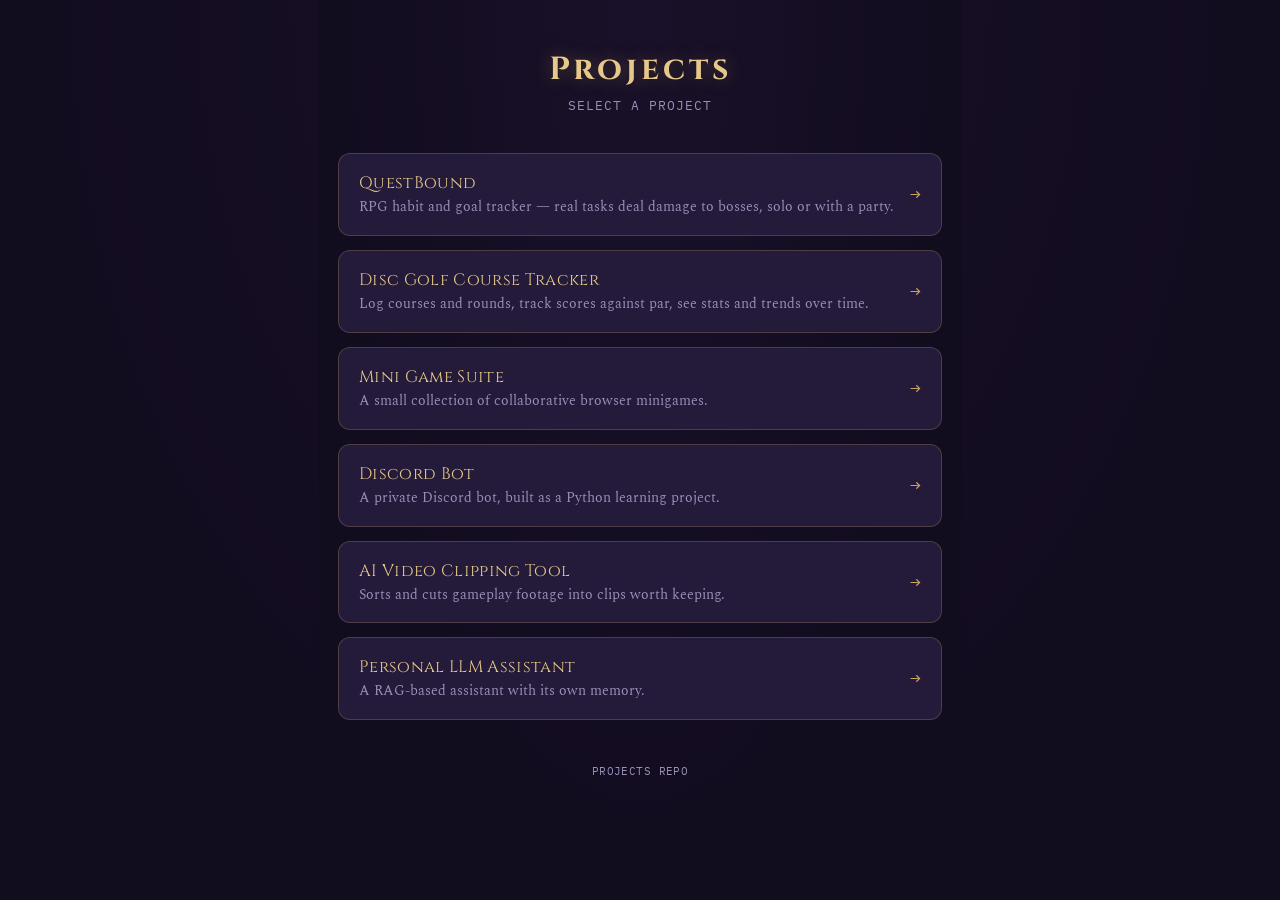
<file: index.html>
<!DOCTYPE html>
<html lang="en">
<head>
<meta charset="UTF-8">
<title>Projects</title>
<meta name="viewport" content="width=device-width, initial-scale=1.0">
<link rel="preconnect" href="https://fonts.googleapis.com">
<link href="https://fonts.googleapis.com/css2?family=Cinzel:wght@600;700&family=Spectral:wght@400;600&family=IBM+Plex+Mono:wght@400;500&display=swap" rel="stylesheet">
<style>
  :root{
    --bg: #191129;
    --bg-deep: #120c1f;
    --panel: #241a3a;
    --panel-edge: rgba(201,164,97,0.25);
    --gold: #c9a461;
    --gold-bright: #e6c98a;
    --ink: #e9e0cf;
    --muted: #9b8fb8;
  }
  *{ box-sizing:border-box; }
  html, body{
    margin:0; padding:0; min-height:100%;
    background: radial-gradient(ellipse at top, var(--bg) 0%, var(--bg-deep) 70%);
    font-family:'Spectral', serif;
    color: var(--ink);
    display:flex; justify-content:center;
    -webkit-font-smoothing: antialiased;
  }
  .stage{ width:100%; max-width: 680px; padding: 48px 20px 60px; }

  .masthead{ display:flex; flex-direction:column; align-items:center; margin-bottom: 40px; }
  .masthead h1{
    font-family:'Cinzel', serif; font-weight:700; letter-spacing:0.12em;
    font-size: clamp(24px, 6vw, 32px); margin:0 0 6px; color: var(--gold-bright);
    text-shadow: 0 0 18px rgba(201,164,97,0.35);
  }
  .masthead .sub{ font-size:12.5px; letter-spacing:0.08em; color: var(--muted); font-family:'IBM Plex Mono', monospace; }

  .project-list{ display:flex; flex-direction:column; gap: 14px; }

  .project-card{
    background: var(--panel);
    border: 1px solid var(--panel-edge);
    border-radius: 12px;
    padding: 18px 20px;
    display:flex;
    justify-content:space-between;
    align-items:center;
    gap: 16px;
    text-decoration: none;
    color: inherit;
    transition: border-color 0.2s ease, transform 0.15s ease, background 0.2s ease;
  }
  .project-card:hover{
    border-color: var(--gold);
    background: rgba(201,164,97,0.06);
    transform: translateX(2px);
  }
  .project-card .info{ min-width: 0; }
  .project-card .name{
    font-family:'Cinzel', serif; font-size: 16.5px; color: var(--gold-bright);
    letter-spacing: 0.02em; margin-bottom: 4px;
  }
  .project-card .desc{ font-size: 13.5px; color: var(--muted); line-height: 1.4; }
  .project-card .arrow{
    font-family:'IBM Plex Mono', monospace; color: var(--gold);
    font-size: 18px; flex-shrink: 0;
  }

  footer{
    margin-top: 44px; text-align:center; font-family:'IBM Plex Mono', monospace;
    font-size: 11px; color: var(--muted); letter-spacing: 0.04em;
  }
</style>
</head>
<body>
<div class="stage">
  <div class="masthead">
    <h1>Projects</h1>
    <div class="sub">SELECT A PROJECT</div>
  </div>

  <div class="project-list">

    <a class="project-card" href="questbound/index.html">
      <div class="info">
        <div class="name">QuestBound</div>
        <div class="desc">RPG habit and goal tracker — real tasks deal damage to bosses, solo or with a party.</div>
      </div>
      <div class="arrow">&rarr;</div>
    </a>

    <a class="project-card" href="disc-golf-tracker/index.html">
      <div class="info">
        <div class="name">Disc Golf Course Tracker</div>
        <div class="desc">Log courses and rounds, track scores against par, see stats and trends over time.</div>
      </div>
      <div class="arrow">&rarr;</div>
    </a>

    <a class="project-card" href="minigames/index.html">
      <div class="info">
        <div class="name">Mini Game Suite</div>
        <div class="desc">A small collection of collaborative browser minigames.</div>
      </div>
      <div class="arrow">&rarr;</div>
    </a>

    <a class="project-card" href="discord-bot/index.html">
      <div class="info">
        <div class="name">Discord Bot</div>
        <div class="desc">A private Discord bot, built as a Python learning project.</div>
      </div>
      <div class="arrow">&rarr;</div>
    </a>

    <a class="project-card" href="ai-video-clipper/index.html">
      <div class="info">
        <div class="name">AI Video Clipping Tool</div>
        <div class="desc">Sorts and cuts gameplay footage into clips worth keeping.</div>
      </div>
      <div class="arrow">&rarr;</div>
    </a>

    <a class="project-card" href="personal-llm-assistant/index.html">
      <div class="info">
        <div class="name">Personal LLM Assistant</div>
        <div class="desc">A RAG-based assistant with its own memory.</div>
      </div>
      <div class="arrow">&rarr;</div>
    </a>

  </div>

  <footer>PROJECTS REPO</footer>
</div>
</body>
</html>
</file>
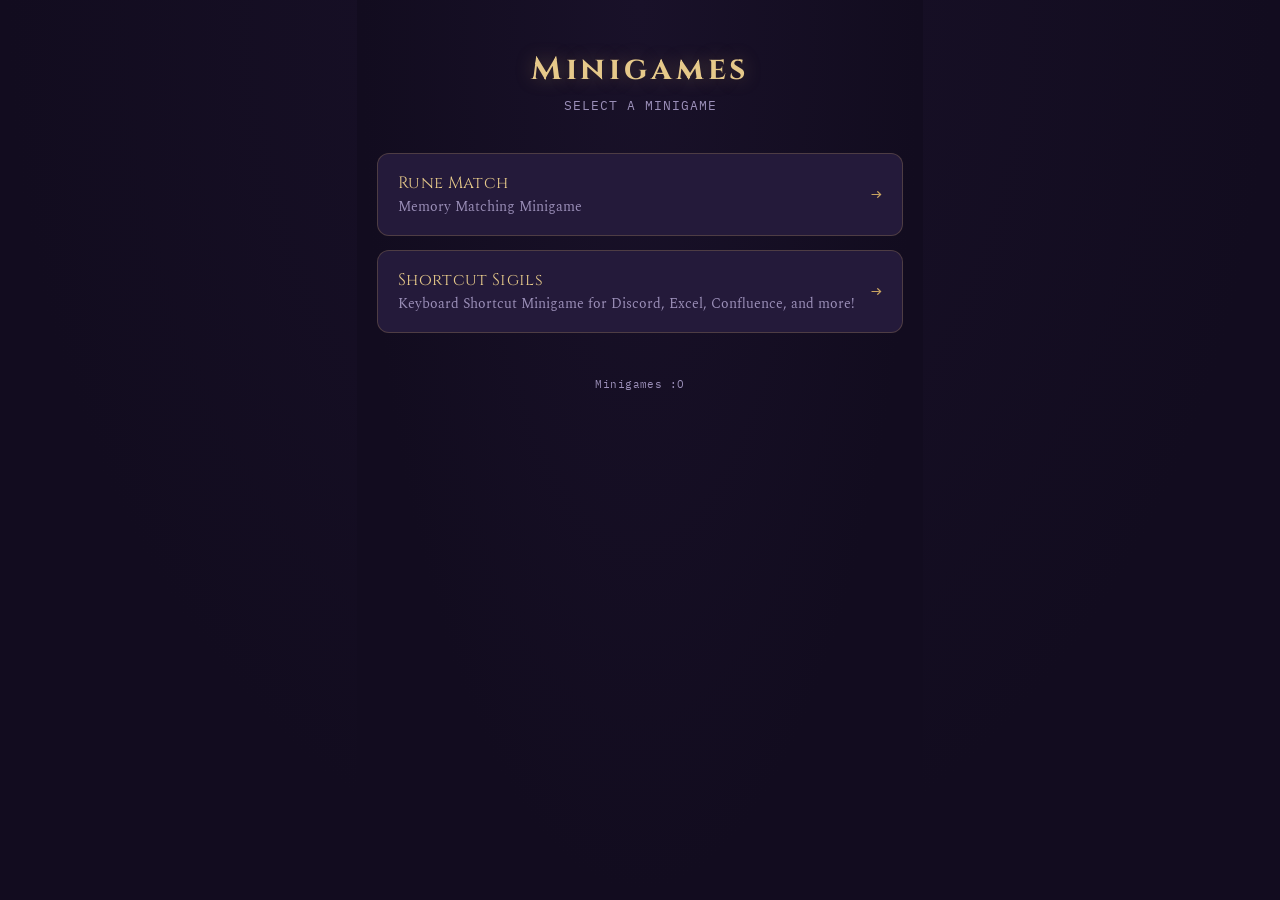
<file: minigames/index.html>
<!DOCTYPE html>
<html lang="en">
<head>
<meta charset="UTF-8">
<title>Minigames</title>
<meta name="viewport" content="width=device-width, initial-scale=1.0">
<link rel="preconnect" href="https://fonts.googleapis.com">
<link href="https://fonts.googleapis.com/css2?family=Cinzel:wght@600;700&family=Spectral:wght@400;600&family=IBM+Plex+Mono:wght@400;500&display=swap" rel="stylesheet">
<style>
  :root{
    --bg: #191129;
    --bg-deep: #120c1f;
    --panel: #241a3a;
    --panel-edge: rgba(201,164,97,0.25);
    --gold: #c9a461;
    --gold-bright: #e6c98a;
    --ink: #e9e0cf;
    --muted: #9b8fb8;
  }
  *{ box-sizing:border-box; }
  html, body{
    margin:0; padding:0; min-height:100%;
    background: radial-gradient(ellipse at top, var(--bg) 0%, var(--bg-deep) 70%);
    font-family:'Spectral', serif;
    color: var(--ink);
    display:flex; justify-content:center;
    -webkit-font-smoothing: antialiased;
  }
  .stage{ width:100%; max-width: 680px; padding: 48px 20px 60px; }

  .masthead{ display:flex; flex-direction:column; align-items:center; margin-bottom: 40px; }
  .masthead h1{
    font-family:'Cinzel', serif; font-weight:700; letter-spacing:0.12em;
    font-size: clamp(24px, 6vw, 32px); margin:0 0 6px; color: var(--gold-bright);
    text-shadow: 0 0 18px rgba(201,164,97,0.35);
  }
  .masthead .sub{ font-size:12.5px; letter-spacing:0.08em; color: var(--muted); font-family:'IBM Plex Mono', monospace; }

  .minigame-list{ display:flex; flex-direction:column; gap: 14px; }

  .minigame-card{
    background: var(--panel);
    border: 1px solid var(--panel-edge);
    border-radius: 12px;
    padding: 18px 20px;
    display:flex;
    justify-content:space-between;
    align-items:center;
    gap: 16px;
    text-decoration: none;
    color: inherit;
    transition: border-color 0.2s ease, transform 0.15s ease, background 0.2s ease;
  }
  .minigame-card:hover{
    border-color: var(--gold);
    background: rgba(201,164,97,0.06);
    transform: translateX(2px);
  }
  .minigame-card .info{ min-width: 0; }
  .minigame-card .name{
    font-family:'Cinzel', serif; font-size: 16.5px; color: var(--gold-bright);
    letter-spacing: 0.02em; margin-bottom: 4px;
  }
  .minigame-card .desc{ font-size: 13.5px; color: var(--muted); line-height: 1.4; }
  .minigame-card .arrow{
    font-family:'IBM Plex Mono', monospace; color: var(--gold);
    font-size: 18px; flex-shrink: 0;
  }

  footer{
    margin-top: 44px; text-align:center; font-family:'IBM Plex Mono', monospace;
    font-size: 11px; color: var(--muted); letter-spacing: 0.04em;
  }
</style>
</head>
<body>
<div class="stage">
  <div class="masthead">
    <h1>Minigames</h1>
    <div class="sub">SELECT A MINIGAME</div>
  </div>

  <div class="minigame-list">

    <a class="minigame-card" href="rune-match/index.html">
      <div class="info">
        <div class="name">Rune Match</div>
        <div class="desc">Memory Matching Minigame</div>
      </div>
      <div class="arrow">&rarr;</div>
    </a>

    <a class="minigame-card" href="shortcut-sigils/index.html">
      <div class="info">
        <div class="name">Shortcut Sigils</div>
        <div class="desc">Keyboard Shortcut Minigame for Discord, Excel, Confluence, and more!</div>
      </div>
      <div class="arrow">&rarr;</div>
    </a>

    <!-- <a class="Minigame-card" href="minigames/TEMPLATETEMPLATE/index.html">
      <div class="info">
          <div class="name">TEMPLATETEMPLATE</div>
        <div class="desc">TEMPLATETEMPLATE</div>
      </div>
      <div class="arrow">&rarr;</div>
    </a> -->

  </div>

  <footer>Minigames :O</footer>
</div>
</body>
</html>
</file>
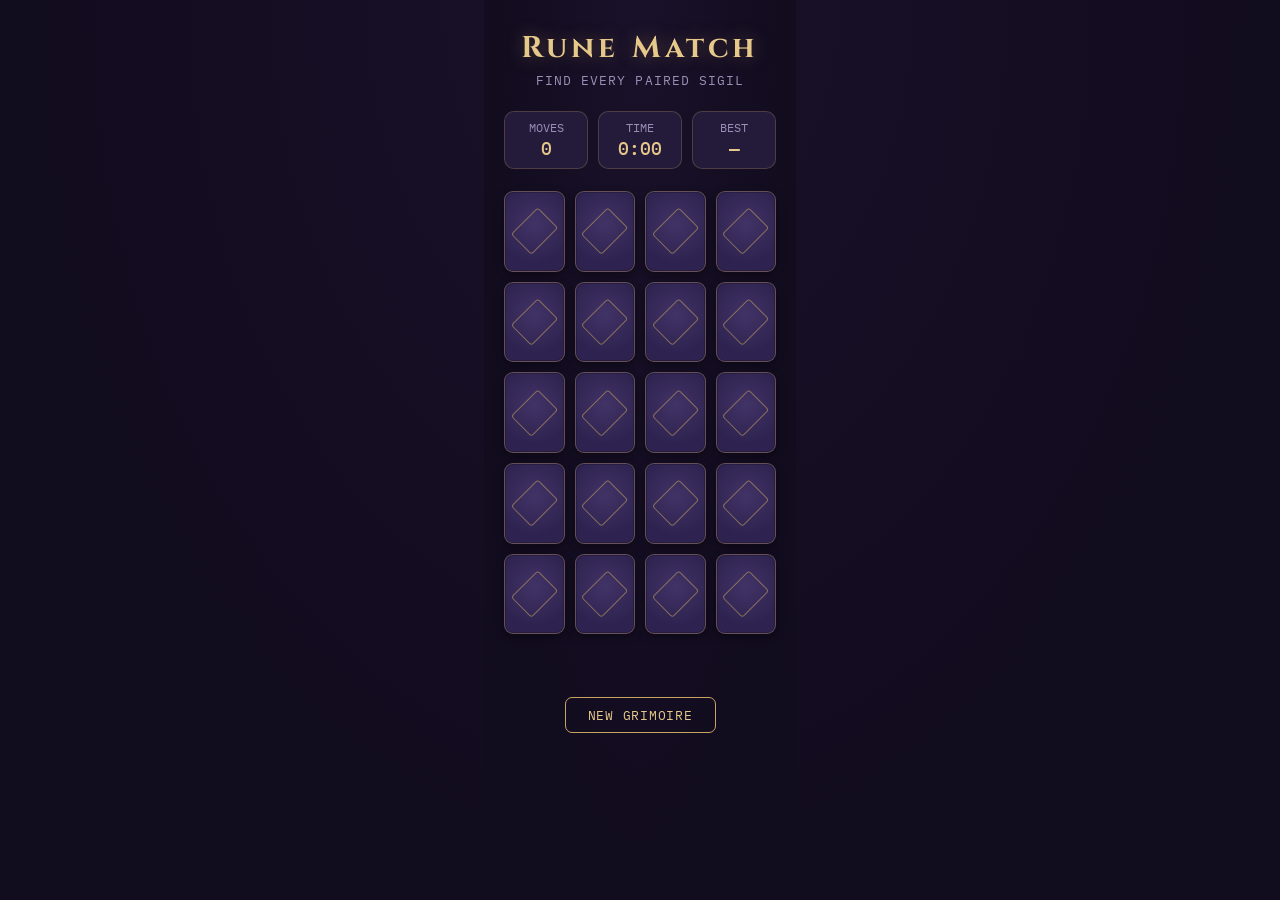
<file: minigames/rune-match/index.html>
<!DOCTYPE html>
<html lang="en">
<head>
<meta charset="UTF-8">
<title>Rune Match</title>
<meta name="viewport" content="width=device-width, initial-scale=1.0">
<link rel="preconnect" href="https://fonts.googleapis.com">
<link href="https://fonts.googleapis.com/css2?family=Spectral:wght@400;600&family=Cinzel:wght@600;700&family=IBM+Plex+Mono:wght@400;500&display=swap" rel="stylesheet">
<style>
  :root{
    --bg: #191129;
    --bg-deep: #120c1f;
    --panel: #241a3a;
    --card-back: #2e2350;
    --card-back-edge: #423366;
    --parchment: #efe4cd;
    --gold: #c9a461;
    --gold-bright: #e6c98a;
    --emerald: #4e9a6b;
    --ember: #b5533f;
    --ink: #e9e0cf;
    --muted: #9b8fb8;
  }
  *{box-sizing:border-box;}
  html,body{
    margin:0; padding:0; height:100%;
    background: radial-gradient(ellipse at top, var(--bg) 0%, var(--bg-deep) 70%);
    font-family: 'Spectral', serif;
    color: var(--ink);
    display:flex;
    justify-content:center;
    -webkit-font-smoothing:antialiased;
  }
  .stage{
    width:100%;
    max-width:640px;
    padding: 28px 20px 40px;
  }
  .masthead{
    display:flex;
    flex-direction:column;
    align-items:center;
    margin-bottom: 22px;
  }
  .masthead h1{
    font-family:'Cinzel', serif;
    font-weight:700;
    letter-spacing: 0.14em;
    font-size: clamp(22px, 5vw, 30px);
    margin:0 0 4px;
    color: var(--gold-bright);
    text-shadow: 0 0 18px rgba(201,164,97,0.35);
  }
  .masthead .sub{
    font-size:13px;
    letter-spacing:0.08em;
    color: var(--muted);
    font-family:'IBM Plex Mono', monospace;
  }
  .hud{
    display:flex;
    justify-content:center;
    gap: 10px;
    margin: 18px 0 22px;
    flex-wrap: wrap;
  }
  .hud-item{
    background: var(--panel);
    border: 1px solid rgba(201,164,97,0.25);
    border-radius: 10px;
    padding: 8px 16px;
    font-family:'IBM Plex Mono', monospace;
    font-size: 12px;
    color: var(--muted);
    text-align:center;
    min-width: 84px;
  }
  .hud-item .val{
    display:block;
    font-size: 18px;
    color: var(--gold-bright);
    margin-top: 2px;
    font-weight:500;
  }
  .board{
    display:grid;
    grid-template-columns: repeat(4, 1fr);
    gap: 10px;
    perspective: 900px;
  }
  .cell{
    aspect-ratio: 3/4;
    position:relative;
  }
  .card{
    width:100%; height:100%;
    position:relative;
    transform-style: preserve-3d;
    transition: transform 0.45s cubic-bezier(.2,.7,.3,1);
    cursor:pointer;
  }
  .card.flipped{
    transform: rotateY(180deg);
  }
  .card.matched{
    cursor: default;
  }
  .face{
    position:absolute; inset:0;
    border-radius: 9px;
    display:flex;
    align-items:center;
    justify-content:center;
    backface-visibility: hidden;
    -webkit-backface-visibility: hidden;
  }
  .face-back{
    background:
      radial-gradient(circle at 50% 40%, var(--card-back-edge), var(--card-back) 70%);
    border: 1px solid rgba(201,164,97,0.35);
    box-shadow: inset 0 0 0 1px rgba(0,0,0,0.2), 0 3px 8px rgba(0,0,0,0.4);
  }
  .face-back::after{
    content:"";
    width: 46%;
    height: 46%;
    border: 1.5px solid rgba(201,164,97,0.55);
    transform: rotate(45deg);
    border-radius: 3px;
  }
  .face-front{
    background: linear-gradient(160deg, var(--parchment), #e2d5b6);
    transform: rotateY(180deg);
    font-size: clamp(26px, 6vw, 34px);
    box-shadow: inset 0 0 0 1px rgba(0,0,0,0.08);
    color: #2a2013;
  }
  .card.matched .face-front{
    background: linear-gradient(160deg, #d8e9dd, #bfdcc9);
    box-shadow: 0 0 0 2px var(--emerald), inset 0 0 14px rgba(78,154,107,0.35);
  }
  @keyframes settle{
    0%{ transform: rotateY(180deg) scale(1); }
    35%{ transform: rotateY(180deg) scale(1.08); }
    100%{ transform: rotateY(180deg) scale(1); }
  }
  .card.matched{
    animation: settle 0.4s ease-out;
  }
  .card.mismatch .face-back{
    animation: shake 0.35s ease;
  }
  @keyframes shake{
    0%,100%{ transform: translateX(0); }
    25%{ transform: translateX(-3px); }
    75%{ transform: translateX(3px); }
  }
  .footer-row{
    display:flex;
    justify-content:center;
    margin-top: 24px;
  }
  .btn{
    font-family:'IBM Plex Mono', monospace;
    background: transparent;
    border: 1px solid var(--gold);
    color: var(--gold-bright);
    padding: 9px 22px;
    border-radius: 7px;
    font-size: 12.5px;
    letter-spacing: 0.06em;
    cursor:pointer;
    transition: background 0.2s ease, color 0.2s ease;
  }
  .btn:hover, .btn:focus-visible{
    background: var(--gold);
    color: #23180a;
    outline: none;
  }
  .win-banner{
    text-align:center;
    margin: 18px 0 0;
    font-family:'Cinzel', serif;
    color: var(--emerald);
    font-size: 15px;
    letter-spacing: 0.05em;
    min-height: 20px;
    opacity:0;
    transition: opacity 0.4s ease;
  }
  .win-banner.show{ opacity:1; }
  @media (prefers-reduced-motion: reduce){
    .card, .card.matched, .card.mismatch .face-back{ animation:none !important; transition: transform 0.2s linear; }
  }
</style>
</head>
<body>
<div class="stage">
  <div class="masthead">
    <h1>Rune Match</h1>
    <div class="sub">FIND EVERY PAIRED SIGIL</div>
  </div>

  <div class="hud">
    <div class="hud-item">MOVES<span class="val" id="moves">0</span></div>
    <div class="hud-item">TIME<span class="val" id="timer">0:00</span></div>
    <div class="hud-item">BEST<span class="val" id="best">—</span></div>
  </div>

  <div class="board" id="board"></div>

  <div class="win-banner" id="winBanner">The grimoire is complete.</div>

  <div class="footer-row">
    <button class="btn" id="resetBtn">NEW GRIMOIRE</button>
  </div>
</div>

<script>
  const SYMBOLS = ['🜁','🜂','🜃','🜄','☾','☉','✦','⚷','⚶','☽'];
  const board = document.getElementById('board');
  const movesEl = document.getElementById('moves');
  const timerEl = document.getElementById('timer');
  const bestEl = document.getElementById('best');
  const winBanner = document.getElementById('winBanner');
  const resetBtn = document.getElementById('resetBtn');

  let deck = [];
  let flipped = [];
  let matchedCount = 0;
  let moves = 0;
  let lockBoard = false;
  let seconds = 0;
  let timerHandle = null;
  let started = false;

  function shuffle(arr){
    for(let i = arr.length - 1; i > 0; i--){
      const j = Math.floor(Math.random() * (i+1));
      [arr[i], arr[j]] = [arr[j], arr[i]];
    }
    return arr;
  }

  function formatTime(s){
    const m = Math.floor(s/60);
    const r = s % 60;
    return m + ':' + String(r).padStart(2,'0');
  }

  function startTimer(){
    if(started) return;
    started = true;
    timerHandle = setInterval(() => {
      seconds++;
      timerEl.textContent = formatTime(seconds);
    }, 1000);
  }

  function stopTimer(){
    clearInterval(timerHandle);
    started = false;
  }

  function loadBest(){
    const raw = localStorageSafeGet();
    bestEl.textContent = raw ? raw : '—';
  }

  // In-memory only fallback since this artifact avoids localStorage.
  let bestScore = null;
  function localStorageSafeGet(){
    return bestScore;
  }

  function maybeUpdateBest(){
    const scoreLabel = moves + ' / ' + formatTime(seconds);
    if(bestScore === null){
      bestScore = scoreLabel;
    } else {
      const [prevMoves] = bestScore.split(' / ');
      if(moves < parseInt(prevMoves, 10)){
        bestScore = scoreLabel;
      }
    }
    bestEl.textContent = bestScore;
  }

  function buildDeck(){
    const pairs = shuffle([...SYMBOLS, ...SYMBOLS]);
    return pairs;
  }

  function render(){
    board.innerHTML = '';
    deck.forEach((symbol, idx) => {
      const cell = document.createElement('div');
      cell.className = 'cell';

      const card = document.createElement('div');
      card.className = 'card';
      card.dataset.index = idx;

      const back = document.createElement('div');
      back.className = 'face face-back';

      const front = document.createElement('div');
      front.className = 'face face-front';
      front.textContent = symbol;

      card.appendChild(back);
      card.appendChild(front);
      cell.appendChild(card);
      board.appendChild(cell);

      card.addEventListener('click', () => onCardClick(card, idx));
    });
  }

  function onCardClick(card, idx){
    if(lockBoard) return;
    if(card.classList.contains('flipped') || card.classList.contains('matched')) return;

    startTimer();
    card.classList.add('flipped');
    flipped.push({ card, idx });

    if(flipped.length === 2){
      moves++;
      movesEl.textContent = moves;
      lockBoard = true;
      const [a, b] = flipped;
      if(deck[a.idx] === deck[b.idx]){
        setTimeout(() => {
          a.card.classList.add('matched');
          b.card.classList.add('matched');
          flipped = [];
          lockBoard = false;
          matchedCount += 2;
          if(matchedCount === deck.length){
            stopTimer();
            maybeUpdateBest();
            winBanner.classList.add('show');
          }
        }, 380);
      } else {
        a.card.classList.add('mismatch');
        b.card.classList.add('mismatch');
        setTimeout(() => {
          a.card.classList.remove('flipped', 'mismatch');
          b.card.classList.remove('flipped', 'mismatch');
          flipped = [];
          lockBoard = false;
        }, 800);
      }
    }
  }

  function newGame(){
    deck = buildDeck();
    flipped = [];
    matchedCount = 0;
    moves = 0;
    seconds = 0;
    lockBoard = false;
    stopTimer();
    movesEl.textContent = '0';
    timerEl.textContent = '0:00';
    winBanner.classList.remove('show');
    render();
  }

  resetBtn.addEventListener('click', newGame);

  loadBest();
  newGame();
</script>
</body>
</html>
</file>
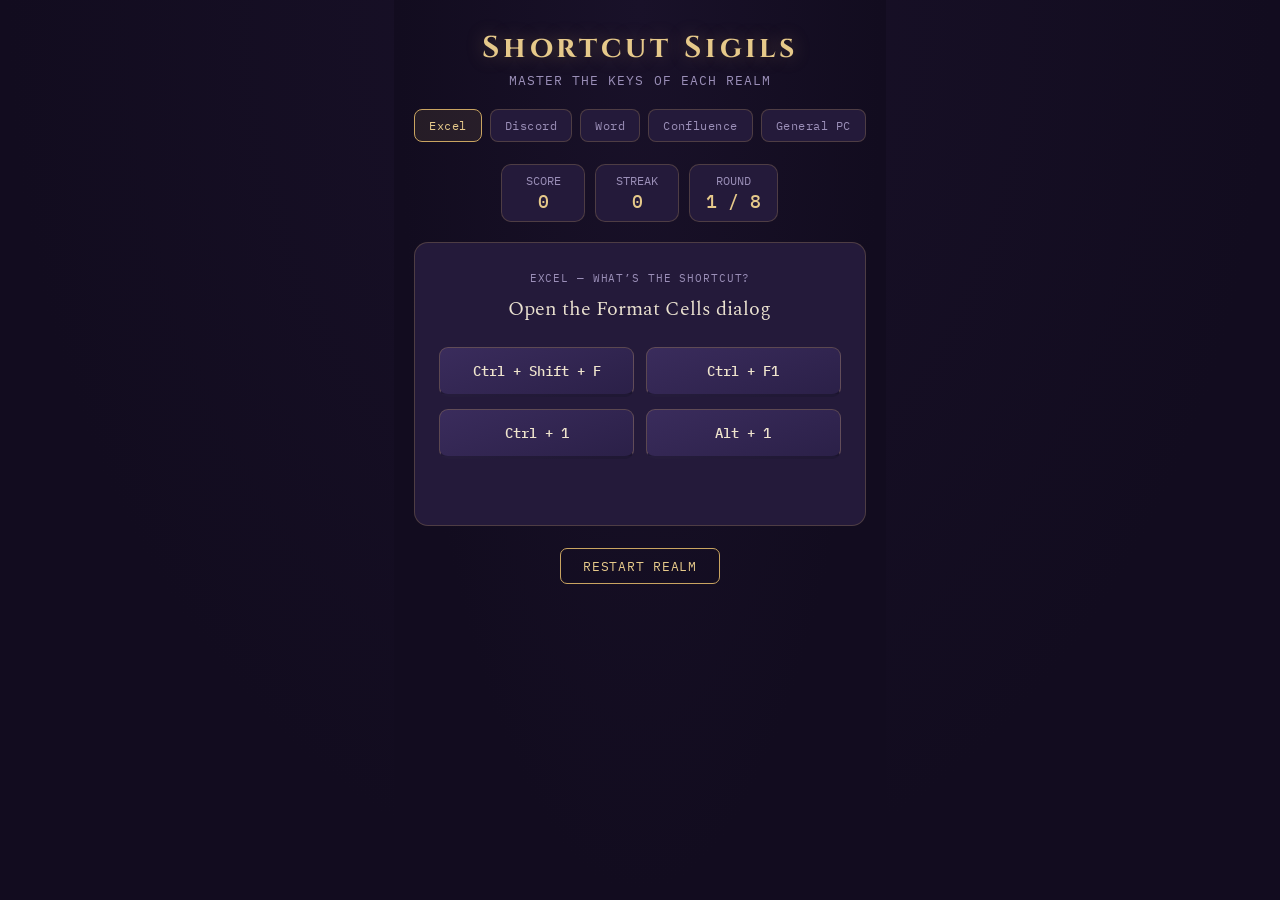
<file: minigames/shortcut-sigils/index.html>
<!DOCTYPE html>
<html lang="en">
<head>
<meta charset="UTF-8">
<title>Shortcut Sigils</title>
<meta name="viewport" content="width=device-width, initial-scale=1.0">
<link rel="preconnect" href="https://fonts.googleapis.com">
<link href="https://fonts.googleapis.com/css2?family=Cinzel:wght@600;700&family=Spectral:wght@400;600&family=IBM+Plex+Mono:wght@400;500;600&display=swap" rel="stylesheet">
<style>
  :root{
    --bg: #191129;
    --bg-deep: #120c1f;
    --panel: #241a3a;
    --panel-edge: rgba(201,164,97,0.25);
    --parchment: #efe4cd;
    --gold: #c9a461;
    --gold-bright: #e6c98a;
    --emerald: #4e9a6b;
    --ember: #b5533f;
    --ink: #e9e0cf;
    --muted: #9b8fb8;
  }
  *{box-sizing:border-box;}
  html,body{
    margin:0; padding:0; min-height:100%;
    background: radial-gradient(ellipse at top, var(--bg) 0%, var(--bg-deep) 70%);
    font-family:'Spectral', serif;
    color: var(--ink);
    display:flex;
    justify-content:center;
    -webkit-font-smoothing:antialiased;
  }
  .stage{ width:100%; max-width:640px; padding: 28px 20px 44px; }
  .masthead{ display:flex; flex-direction:column; align-items:center; margin-bottom: 18px; }
  .masthead h1{
    font-family:'Cinzel', serif; font-weight:700; letter-spacing:0.13em;
    font-size: clamp(22px, 5vw, 30px); margin:0 0 4px; color: var(--gold-bright);
    text-shadow: 0 0 18px rgba(201,164,97,0.35);
  }
  .masthead .sub{ font-size:13px; letter-spacing:0.08em; color: var(--muted); font-family:'IBM Plex Mono', monospace; }

  .tabs{ display:flex; flex-wrap:wrap; gap:8px; justify-content:center; margin: 20px 0 22px; }
  .tab{
    font-family:'IBM Plex Mono', monospace; font-size: 12px; letter-spacing:0.04em;
    background: var(--panel); border: 1px solid var(--panel-edge); color: var(--muted);
    padding: 8px 14px; border-radius: 8px; cursor:pointer; transition: all 0.2s ease;
  }
  .tab:hover{ color: var(--ink); }
  .tab.active{ border-color: var(--gold); color: var(--gold-bright); background: rgba(201,164,97,0.1); }

  .hud{ display:flex; justify-content:center; gap:10px; margin-bottom: 20px; flex-wrap:wrap; }
  .hud-item{
    background: var(--panel); border: 1px solid var(--panel-edge); border-radius: 10px;
    padding: 8px 16px; font-family:'IBM Plex Mono', monospace; font-size: 12px; color: var(--muted);
    text-align:center; min-width: 84px;
  }
  .hud-item .val{ display:block; font-size: 18px; color: var(--gold-bright); margin-top:2px; font-weight:500; }

  .quiz-panel{
    background: var(--panel); border: 1px solid var(--panel-edge); border-radius: 14px;
    padding: 28px 24px; min-height: 220px;
  }
  .prompt-label{
    font-family:'IBM Plex Mono', monospace; font-size: 11px; letter-spacing: 0.08em;
    color: var(--muted); text-align:center; margin-bottom: 10px;
  }
  .prompt-text{
    font-size: clamp(17px, 4vw, 20px); text-align:center; color: var(--ink);
    margin: 0 0 24px; line-height: 1.4;
  }
  .options{ display:grid; grid-template-columns: 1fr 1fr; gap: 12px; }
  @media (max-width: 420px){ .options{ grid-template-columns: 1fr; } }

  .keycap{
    font-family:'IBM Plex Mono', monospace; font-size: 14px; font-weight:500;
    background: linear-gradient(160deg, #3a2c5c, #2b2048);
    border: 1px solid rgba(201,164,97,0.3);
    border-bottom: 3px solid rgba(0,0,0,0.35);
    color: var(--parchment);
    padding: 14px 12px;
    border-radius: 9px;
    cursor:pointer;
    text-align:center;
    transition: transform 0.12s ease, border-color 0.2s ease, background 0.2s ease;
  }
  .keycap:hover{ transform: translateY(-2px); border-color: var(--gold); }
  .keycap:active{ transform: translateY(0px); }
  .keycap.correct{
    background: linear-gradient(160deg, #3a5c46, #2a4433);
    border-color: var(--emerald);
    box-shadow: 0 0 0 1px var(--emerald), 0 0 16px rgba(78,154,107,0.35);
  }
  .keycap.wrong{
    background: linear-gradient(160deg, #5c3a34, #442a26);
    border-color: var(--ember);
    box-shadow: 0 0 0 1px var(--ember);
    animation: shake 0.35s ease;
  }
  .keycap.disabled{ cursor:default; pointer-events:none; opacity: 0.85; }
  @keyframes shake{
    0%,100%{ transform: translateX(0); }
    25%{ transform: translateX(-3px); }
    75%{ transform: translateX(3px); }
  }

  .feedback{
    min-height: 20px; text-align:center; font-family:'IBM Plex Mono', monospace;
    font-size: 12.5px; margin-top: 18px; color: var(--muted);
  }
  .feedback.good{ color: var(--emerald); }
  .feedback.bad{ color: var(--ember); }

  .footer-row{ display:flex; justify-content:center; gap:10px; margin-top: 22px; }
  .btn{
    font-family:'IBM Plex Mono', monospace; background: transparent; border: 1px solid var(--gold);
    color: var(--gold-bright); padding: 9px 22px; border-radius: 7px; font-size: 12.5px;
    letter-spacing: 0.06em; cursor:pointer; transition: background 0.2s ease, color 0.2s ease;
  }
  .btn:hover, .btn:focus-visible{ background: var(--gold); color: #23180a; outline:none; }

  .round-end{ text-align:center; }
  .round-end h2{
    font-family:'Cinzel', serif; color: var(--gold-bright); font-size: 18px; letter-spacing:0.05em; margin: 0 0 8px;
  }
  .round-end p{ color: var(--muted); font-size: 14px; margin: 0 0 20px; }
</style>
</head>
<body>
<div class="stage">
  <div class="masthead">
    <h1>Shortcut Sigils</h1>
    <div class="sub">MASTER THE KEYS OF EACH REALM</div>
  </div>

  <div class="tabs" id="tabs"></div>

  <div class="hud">
    <div class="hud-item">SCORE<span class="val" id="score">0</span></div>
    <div class="hud-item">STREAK<span class="val" id="streak">0</span></div>
    <div class="hud-item">ROUND<span class="val" id="round">1 / 8</span></div>
  </div>

  <div class="quiz-panel" id="quizPanel"></div>

  <div class="footer-row">
    <button class="btn" id="restartBtn">RESTART REALM</button>
  </div>
</div>

<script>
  const REALMS = {
    excel: {
      label: 'Excel',
      questions: [
        { prompt: 'Insert a new row above the selected row', answer: 'Ctrl + Shift + +', distractors: ['Ctrl + +', 'Ctrl + N', 'Alt + I'] },
        { prompt: 'Open the "Go To" dialog', answer: 'Ctrl + G', distractors: ['Ctrl + F', 'F5', 'Ctrl + J'] },
        { prompt: 'Autosum the selected range', answer: 'Alt + =', distractors: ['Ctrl + =', 'Ctrl + Shift + S', 'Alt + S'] },
        { prompt: 'Toggle absolute/relative cell reference in a formula', answer: 'F4', distractors: ['F2', 'Ctrl + R', 'Shift + F4'] },
        { prompt: 'Fill selected cells down from the cell above', answer: 'Ctrl + D', distractors: ['Ctrl + Down', 'Ctrl + F', 'Ctrl + Shift + D'] },
        { prompt: 'Open the Format Cells dialog', answer: 'Ctrl + 1', distractors: ['Ctrl + F1', 'Ctrl + Shift + F', 'Alt + 1'] },
        { prompt: 'Create a chart from the selected data', answer: 'Alt + F1', distractors: ['F11', 'Ctrl + Shift + C', 'Alt + C'] },
        { prompt: 'Wrap text within a cell', answer: 'Alt + H, W', distractors: ['Ctrl + W', 'Ctrl + Shift + W', 'Alt + W'] },
      ]
    },
    discord: {
      label: 'Discord',
      questions: [
        { prompt: 'Mark a server or channel as read', answer: 'Shift + Esc', distractors: ['Ctrl + R', 'Esc', 'Ctrl + Shift + R'] },
        { prompt: 'Toggle mute for your microphone', answer: 'Ctrl + Shift + M', distractors: ['Ctrl + M', 'Ctrl + Shift + D', 'Alt + M'] },
        { prompt: 'Switch to the next unread channel', answer: 'Alt + Down', distractors: ['Ctrl + Down', 'Tab', 'Alt + Shift + Down'] },
        { prompt: 'Upload a file to the current channel', answer: 'Ctrl + Shift + U', distractors: ['Ctrl + U', 'Ctrl + O', 'Ctrl + Shift + F'] },
        { prompt: 'Toggle deafen (mute all incoming audio)', answer: 'Ctrl + Shift + D', distractors: ['Ctrl + D', 'Ctrl + Shift + M', 'Alt + D'] },
        { prompt: 'Open Quick Switcher to jump to a server or DM', answer: 'Ctrl + K', distractors: ['Ctrl + P', 'Ctrl + J', 'Ctrl + Shift + K'] },
        { prompt: 'Edit your most recent message', answer: 'Up Arrow (in empty message box)', distractors: ['Ctrl + E', 'F2', 'Ctrl + Up'] },
        { prompt: 'Create a line break within a message', answer: 'Shift + Enter', distractors: ['Ctrl + Enter', 'Alt + Enter', 'Enter'] },
      ]
    },
    word: {
      label: 'Word',
      questions: [
        { prompt: 'Center-align the selected paragraph', answer: 'Ctrl + E', distractors: ['Ctrl + C', 'Ctrl + Shift + E', 'Alt + E'] },
        { prompt: 'Insert a page break', answer: 'Ctrl + Enter', distractors: ['Ctrl + Shift + Enter', 'Alt + Enter', 'Ctrl + P'] },
        { prompt: 'Open the Word Count dialog', answer: 'Ctrl + Shift + G', distractors: ['Ctrl + W', 'Ctrl + Alt + G', 'Ctrl + Shift + W'] },
        { prompt: 'Apply superscript formatting', answer: 'Ctrl + Shift + =', distractors: ['Ctrl + =', 'Ctrl + Shift + -', 'Alt + ='] },
        { prompt: 'Show/hide formatting marks (pilcrows, spaces)', answer: 'Ctrl + Shift + 8', distractors: ['Ctrl + 8', 'Ctrl + Shift + P', 'Alt + 8'] },
        { prompt: 'Insert a comment on the selected text', answer: 'Ctrl + Alt + M', distractors: ['Ctrl + M', 'Ctrl + Shift + C', 'Alt + C'] },
        { prompt: 'Go to the beginning of the document', answer: 'Ctrl + Home', distractors: ['Ctrl + Up', 'Home', 'Ctrl + Shift + Home'] },
        { prompt: 'Repeat the last action', answer: 'Ctrl + Y', distractors: ['Ctrl + R', 'Ctrl + Shift + Z', 'F4'] },
      ]
    },
    confluence: {
      label: 'Confluence',
      questions: [
        { prompt: 'Create a new page', answer: 'C', distractors: ['N', 'Ctrl + N', 'Shift + C'] },
        { prompt: 'Open the quick search', answer: '/', distractors: ['Ctrl + K', 'S', 'Ctrl + F'] },
        { prompt: 'Save the page you\u2019re editing', answer: 'Ctrl + S', distractors: ['Ctrl + Enter', 'Ctrl + Shift + S', 'Alt + S'] },
        { prompt: 'Insert a table while editing', answer: 'Ctrl + Shift + T', distractors: ['Ctrl + T', 'Ctrl + Alt + T', 'Shift + T'] },
        { prompt: 'Add a mention to another person', answer: '@', distractors: ['#', '!', '&'] },
        { prompt: 'Bold the selected text', answer: 'Ctrl + B', distractors: ['Ctrl + Shift + B', 'Ctrl + I', 'Alt + B'] },
        { prompt: 'Insert a link', answer: 'Ctrl + K', distractors: ['Ctrl + L', 'Ctrl + Shift + K', 'Alt + K'] },
        { prompt: 'View recently viewed pages', answer: 'G, then R', distractors: ['G, then H', 'R', 'Ctrl + R'] },
      ]
    },
    pc: {
      label: 'General PC',
      questions: [
        { prompt: 'Switch between open applications', answer: 'Alt + Tab', distractors: ['Ctrl + Tab', 'Win + Tab', 'Alt + Esc'] },
        { prompt: 'Lock your computer', answer: 'Win + L', distractors: ['Ctrl + L', 'Win + Q', 'Ctrl + Alt + L'] },
        { prompt: 'Open Task Manager directly', answer: 'Ctrl + Shift + Esc', distractors: ['Ctrl + Alt + Del', 'Ctrl + Esc', 'Alt + Esc'] },
        { prompt: 'Rename the selected file or folder', answer: 'F2', distractors: ['F5', 'Ctrl + R', 'Alt + Enter'] },
        { prompt: 'Snap the current window to the left half of the screen', answer: 'Win + Left Arrow', distractors: ['Alt + Left Arrow', 'Ctrl + Left Arrow', 'Win + Shift + Left'] },
        { prompt: 'Open a new virtual desktop', answer: 'Win + Ctrl + D', distractors: ['Win + D', 'Win + Tab', 'Ctrl + Shift + D'] },
        { prompt: 'Take a screenshot of a selected area', answer: 'Win + Shift + S', distractors: ['Win + PrtScn', 'Ctrl + Shift + S', 'Alt + PrtScn'] },
        { prompt: 'Permanently delete a file (skip the Recycle Bin)', answer: 'Shift + Delete', distractors: ['Ctrl + Delete', 'Alt + Delete', 'Ctrl + Shift + Delete'] },
      ]
    }
  };

  const tabsEl = document.getElementById('tabs');
  const scoreEl = document.getElementById('score');
  const streakEl = document.getElementById('streak');
  const roundEl = document.getElementById('round');
  const quizPanel = document.getElementById('quizPanel');
  const restartBtn = document.getElementById('restartBtn');

  let currentRealmKey = 'excel';
  let order = [];
  let qIndex = 0;
  let score = 0;
  let streak = 0;
  let answered = false;

  function buildTabs(){
    tabsEl.innerHTML = '';
    Object.entries(REALMS).forEach(([key, realm]) => {
      const tab = document.createElement('div');
      tab.className = 'tab' + (key === currentRealmKey ? ' active' : '');
      tab.textContent = realm.label;
      tab.addEventListener('click', () => {
        if(key === currentRealmKey) return;
        currentRealmKey = key;
        startRealm();
        buildTabs();
      });
      tabsEl.appendChild(tab);
    });
  }

  function shuffle(arr){
    const a = [...arr];
    for(let i = a.length - 1; i > 0; i--){
      const j = Math.floor(Math.random() * (i+1));
      [a[i], a[j]] = [a[j], a[i]];
    }
    return a;
  }

  function startRealm(){
    order = shuffle(REALMS[currentRealmKey].questions.map((_, i) => i));
    qIndex = 0;
    score = 0;
    streak = 0;
    answered = false;
    updateHud();
    renderQuestion();
  }

  function updateHud(){
    scoreEl.textContent = score;
    streakEl.textContent = streak;
    roundEl.textContent = (qIndex + 1) + ' / ' + order.length;
  }

  function renderQuestion(){
    if(qIndex >= order.length){
      renderRoundEnd();
      return;
    }
    answered = false;
    updateHud();
    const q = REALMS[currentRealmKey].questions[order[qIndex]];
    const options = shuffle([q.answer, ...q.distractors]);

    quizPanel.innerHTML = '';
    const label = document.createElement('div');
    label.className = 'prompt-label';
    label.textContent = REALMS[currentRealmKey].label.toUpperCase() + ' \u2014 WHAT\u2019S THE SHORTCUT?';
    const prompt = document.createElement('div');
    prompt.className = 'prompt-text';
    prompt.textContent = q.prompt;

    const optionsWrap = document.createElement('div');
    optionsWrap.className = 'options';

    options.forEach(opt => {
      const keycap = document.createElement('div');
      keycap.className = 'keycap';
      keycap.textContent = opt;
      keycap.addEventListener('click', () => onAnswer(keycap, opt, q.answer, optionsWrap));
      optionsWrap.appendChild(keycap);
    });

    const feedback = document.createElement('div');
    feedback.className = 'feedback';
    feedback.id = 'feedback';

    quizPanel.appendChild(label);
    quizPanel.appendChild(prompt);
    quizPanel.appendChild(optionsWrap);
    quizPanel.appendChild(feedback);
  }

  function onAnswer(keycapEl, chosen, correctAnswer, optionsWrap){
    if(answered) return;
    answered = true;
    const feedback = document.getElementById('feedback');
    const allKeycaps = optionsWrap.querySelectorAll('.keycap');
    allKeycaps.forEach(k => k.classList.add('disabled'));

    if(chosen === correctAnswer){
      keycapEl.classList.add('correct');
      score += 10 + streak * 2;
      streak++;
      feedback.textContent = 'Correct \u2014 sigil bound.';
      feedback.className = 'feedback good';
    } else {
      keycapEl.classList.add('wrong');
      streak = 0;
      allKeycaps.forEach(k => { if(k.textContent === correctAnswer) k.classList.add('correct'); });
      feedback.textContent = 'The true sigil was ' + correctAnswer;
      feedback.className = 'feedback bad';
    }
    updateHud();
    setTimeout(() => {
      qIndex++;
      renderQuestion();
    }, 1100);
  }

  function renderRoundEnd(){
    quizPanel.innerHTML = '';
    const wrap = document.createElement('div');
    wrap.className = 'round-end';
    const h2 = document.createElement('h2');
    h2.textContent = 'Realm Cleared';
    const p = document.createElement('p');
    p.textContent = 'Final score: ' + score + ' \u00b7 ' + REALMS[currentRealmKey].label;
    wrap.appendChild(h2);
    wrap.appendChild(p);
    quizPanel.appendChild(wrap);
  }

  restartBtn.addEventListener('click', startRealm);

  buildTabs();
  startRealm();
</script>
</body>
</html>
</file>
